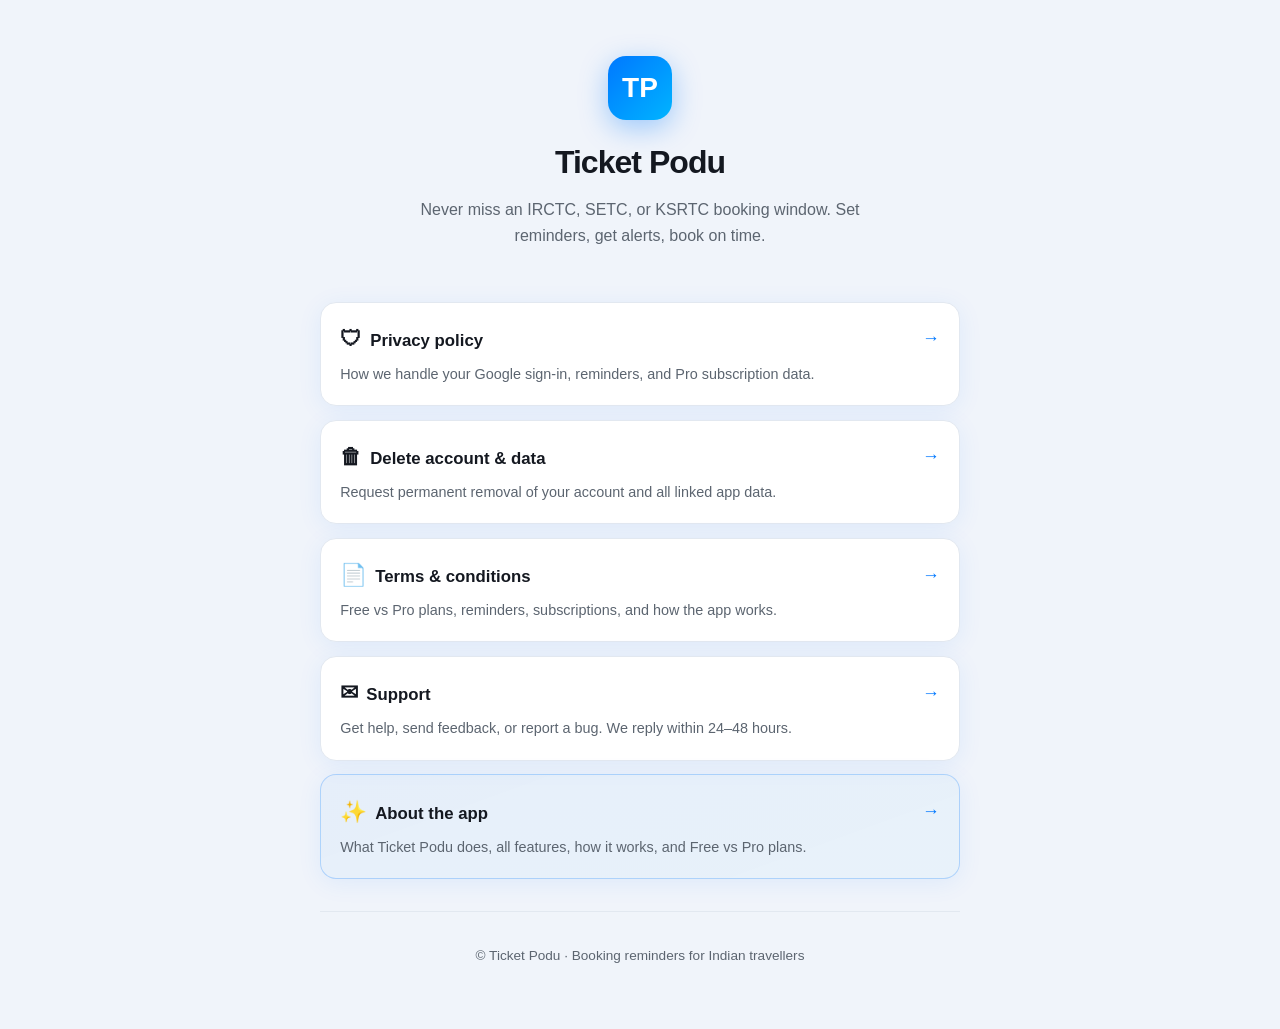
<file: index.html>
<!DOCTYPE html>
<html lang="en">
<head>
  <meta charset="UTF-8">
  <meta name="viewport" content="width=device-width, initial-scale=1.0">
  <meta name="description" content="Ticket Podu — IRCTC & SETC booking reminder app. Privacy, terms, support, and account deletion.">
  <title>Ticket Podu</title>
  <link rel="stylesheet" href="styles.css">
</head>
<body>
  <main class="wrap">
    <header class="home-hero">
      <div class="logo-mark" aria-hidden="true">TP</div>
      <h1>Ticket Podu</h1>
      <p class="tagline">
        Never miss an IRCTC, SETC, or KSRTC booking window. Set reminders, get alerts, book on time.
      </p>
    </header>

    <nav class="hub-grid" aria-label="Legal and support pages">
      <a class="hub-card" href="privacy-policy.html">
        <div class="hub-card-top">
          <h2><span class="hub-icon" aria-hidden="true">🛡</span>Privacy policy</h2>
          <span class="arrow" aria-hidden="true">→</span>
        </div>
        <p>How we handle your Google sign-in, reminders, and Pro subscription data.</p>
      </a>

      <a class="hub-card" href="delete-account.html">
        <div class="hub-card-top">
          <h2><span class="hub-icon" aria-hidden="true">🗑</span>Delete account &amp; data</h2>
          <span class="arrow" aria-hidden="true">→</span>
        </div>
        <p>Request permanent removal of your account and all linked app data.</p>
      </a>

      <a class="hub-card" href="terms-and-conditions.html">
        <div class="hub-card-top">
          <h2><span class="hub-icon" aria-hidden="true">📄</span>Terms &amp; conditions</h2>
          <span class="arrow" aria-hidden="true">→</span>
        </div>
        <p>Free vs Pro plans, reminders, subscriptions, and how the app works.</p>
      </a>

      <a class="hub-card" href="support.html">
        <div class="hub-card-top">
          <h2><span class="hub-icon" aria-hidden="true">✉</span>Support</h2>
          <span class="arrow" aria-hidden="true">→</span>
        </div>
        <p>Get help, send feedback, or report a bug. We reply within 24–48 hours.</p>
      </a>

      <a class="hub-card hub-card-featured" href="app.html">
        <div class="hub-card-top">
          <h2><span class="hub-icon" aria-hidden="true">✨</span>About the app</h2>
          <span class="arrow" aria-hidden="true">→</span>
        </div>
        <p>What Ticket Podu does, all features, how it works, and Free vs Pro plans.</p>
      </a>
    </nav>

    <footer class="site-footer">
      <p>&copy; Ticket Podu · Booking reminders for Indian travellers</p>
    </footer>
  </main>
</body>
</html>
</file>
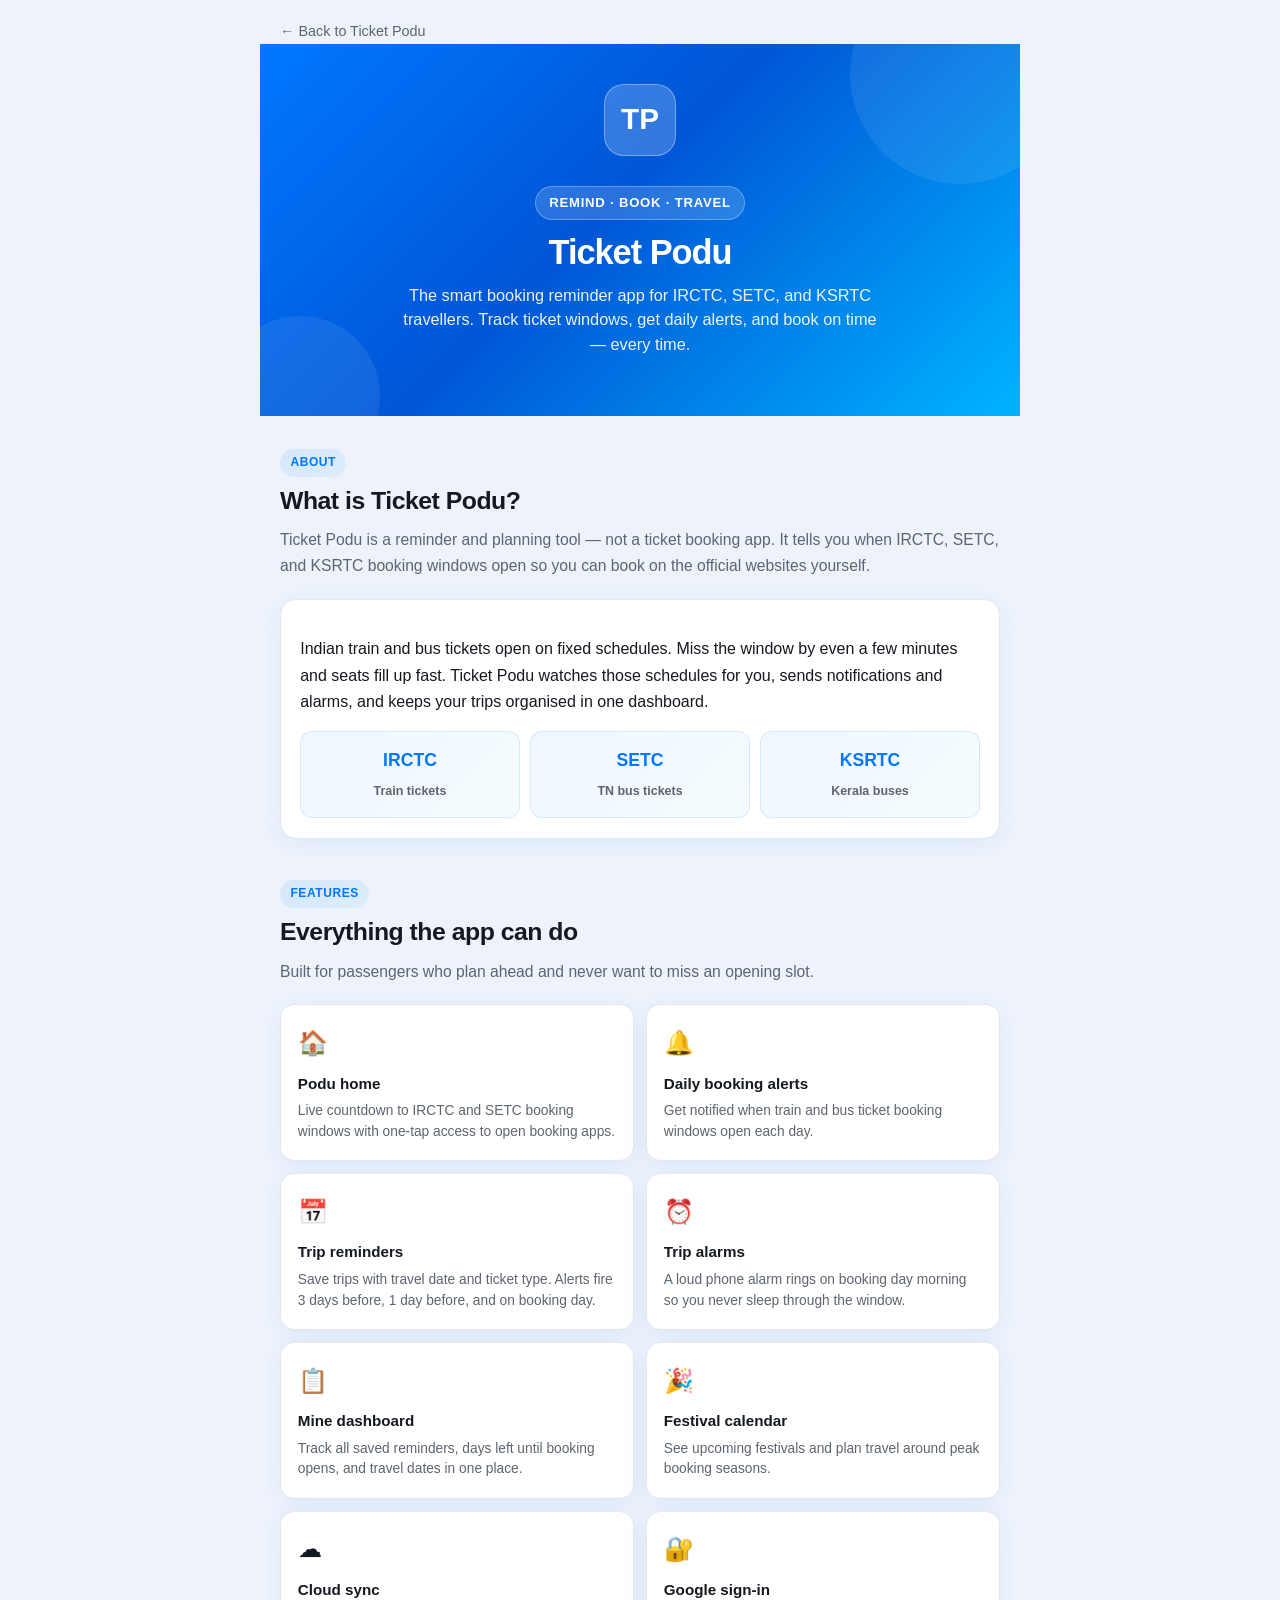
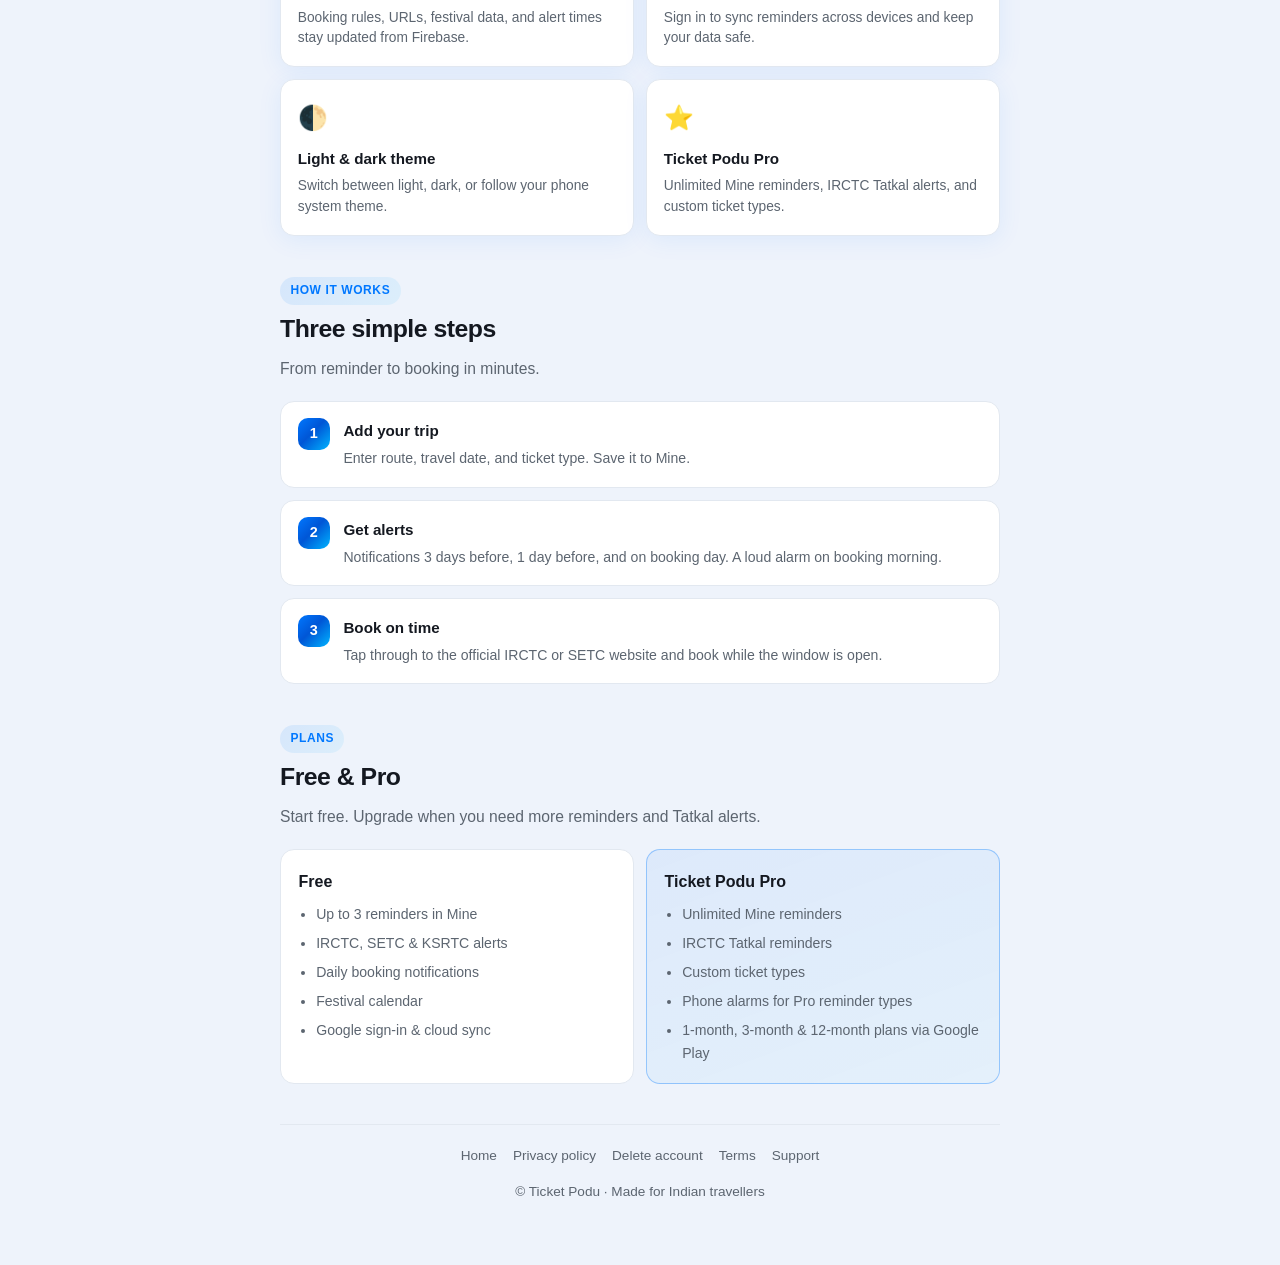
<file: app.html>
<!DOCTYPE html>
<html lang="en">
<head>
  <meta charset="UTF-8">
  <meta name="viewport" content="width=device-width, initial-scale=1.0">
  <meta name="description" content="Ticket Podu app features — IRCTC, SETC & KSRTC booking reminders, alerts, Mine dashboard, and Pro plans.">
  <title>About Ticket Podu — Features &amp; How It Works</title>
  <link rel="stylesheet" href="app.css">
</head>
<body>
  <main class="wrap">
    <a class="top-link" href="index.html">← Back to Ticket Podu</a>

    <header class="hero">
      <div class="hero-inner">
        <div class="logo-mark" aria-hidden="true">TP</div>
        <p class="mission">Remind · Book · Travel</p>
        <h1>Ticket Podu</h1>
        <p class="tagline">
          The smart booking reminder app for IRCTC, SETC, and KSRTC travellers.
          Track ticket windows, get daily alerts, and book on time — every time.
        </p>
      </div>
    </header>

    <section class="section" id="about">
      <span class="section-label">About</span>
      <h2>What is Ticket Podu?</h2>
      <p class="lead">
        Ticket Podu is a reminder and planning tool — not a ticket booking app.
        It tells you when IRCTC, SETC, and KSRTC booking windows open so you can
        book on the official websites yourself.
      </p>
      <div class="card">
        <p>
          Indian train and bus tickets open on fixed schedules. Miss the window
          by even a few minutes and seats fill up fast. Ticket Podu watches those
          schedules for you, sends notifications and alarms, and keeps your trips
          organised in one dashboard.
        </p>
        <div class="stat-row">
          <div class="stat">
            <strong>IRCTC</strong>
            <span>Train tickets</span>
          </div>
          <div class="stat">
            <strong>SETC</strong>
            <span>TN bus tickets</span>
          </div>
          <div class="stat">
            <strong>KSRTC</strong>
            <span>Kerala buses</span>
          </div>
        </div>
      </div>
    </section>

    <section class="section" id="features">
      <span class="section-label">Features</span>
      <h2>Everything the app can do</h2>
      <p class="lead">Built for passengers who plan ahead and never want to miss an opening slot.</p>
      <div class="feature-grid">
        <article class="feature-card">
          <div class="icon" aria-hidden="true">🏠</div>
          <h3>Podu home</h3>
          <p>Live countdown to IRCTC and SETC booking windows with one-tap access to open booking apps.</p>
        </article>
        <article class="feature-card">
          <div class="icon" aria-hidden="true">🔔</div>
          <h3>Daily booking alerts</h3>
          <p>Get notified when train and bus ticket booking windows open each day.</p>
        </article>
        <article class="feature-card">
          <div class="icon" aria-hidden="true">📅</div>
          <h3>Trip reminders</h3>
          <p>Save trips with travel date and ticket type. Alerts fire 3 days before, 1 day before, and on booking day.</p>
        </article>
        <article class="feature-card">
          <div class="icon" aria-hidden="true">⏰</div>
          <h3>Trip alarms</h3>
          <p>A loud phone alarm rings on booking day morning so you never sleep through the window.</p>
        </article>
        <article class="feature-card">
          <div class="icon" aria-hidden="true">📋</div>
          <h3>Mine dashboard</h3>
          <p>Track all saved reminders, days left until booking opens, and travel dates in one place.</p>
        </article>
        <article class="feature-card">
          <div class="icon" aria-hidden="true">🎉</div>
          <h3>Festival calendar</h3>
          <p>See upcoming festivals and plan travel around peak booking seasons.</p>
        </article>
        <article class="feature-card">
          <div class="icon" aria-hidden="true">☁</div>
          <h3>Cloud sync</h3>
          <p>Booking rules, URLs, festival data, and alert times stay updated from Firebase.</p>
        </article>
        <article class="feature-card">
          <div class="icon" aria-hidden="true">🔐</div>
          <h3>Google sign-in</h3>
          <p>Sign in to sync reminders across devices and keep your data safe.</p>
        </article>
        <article class="feature-card">
          <div class="icon" aria-hidden="true">🌓</div>
          <h3>Light &amp; dark theme</h3>
          <p>Switch between light, dark, or follow your phone system theme.</p>
        </article>
        <article class="feature-card">
          <div class="icon" aria-hidden="true">⭐</div>
          <h3>Ticket Podu Pro</h3>
          <p>Unlimited Mine reminders, IRCTC Tatkal alerts, and custom ticket types.</p>
        </article>
      </div>
    </section>

    <section class="section" id="how-it-works">
      <span class="section-label">How it works</span>
      <h2>Three simple steps</h2>
      <p class="lead">From reminder to booking in minutes.</p>
      <div class="steps">
        <div class="step">
          <div class="step-num">1</div>
          <div>
            <h3>Add your trip</h3>
            <p>Enter route, travel date, and ticket type. Save it to Mine.</p>
          </div>
        </div>
        <div class="step">
          <div class="step-num">2</div>
          <div>
            <h3>Get alerts</h3>
            <p>Notifications 3 days before, 1 day before, and on booking day. A loud alarm on booking morning.</p>
          </div>
        </div>
        <div class="step">
          <div class="step-num">3</div>
          <div>
            <h3>Book on time</h3>
            <p>Tap through to the official IRCTC or SETC website and book while the window is open.</p>
          </div>
        </div>
      </div>
    </section>

    <section class="section" id="plans">
      <span class="section-label">Plans</span>
      <h2>Free &amp; Pro</h2>
      <p class="lead">Start free. Upgrade when you need more reminders and Tatkal alerts.</p>
      <div class="plan-grid">
        <div class="plan">
          <h3>Free</h3>
          <ul>
            <li>Up to 3 reminders in Mine</li>
            <li>IRCTC, SETC &amp; KSRTC alerts</li>
            <li>Daily booking notifications</li>
            <li>Festival calendar</li>
            <li>Google sign-in &amp; cloud sync</li>
          </ul>
        </div>
        <div class="plan pro">
          <h3>Ticket Podu Pro</h3>
          <ul>
            <li>Unlimited Mine reminders</li>
            <li>IRCTC Tatkal reminders</li>
            <li>Custom ticket types</li>
            <li>Phone alarms for Pro reminder types</li>
            <li>1-month, 3-month &amp; 12-month plans via Google Play</li>
          </ul>
        </div>
      </div>
    </section>

    <footer class="site-footer">
      <nav>
        <a href="index.html">Home</a>
        <a href="privacy-policy.html">Privacy policy</a>
        <a href="delete-account.html">Delete account</a>
        <a href="terms-and-conditions.html">Terms</a>
        <a href="support.html">Support</a>
      </nav>
      <p>&copy; Ticket Podu · Made for Indian travellers</p>
    </footer>
  </main>
</body>
</html>
</file>
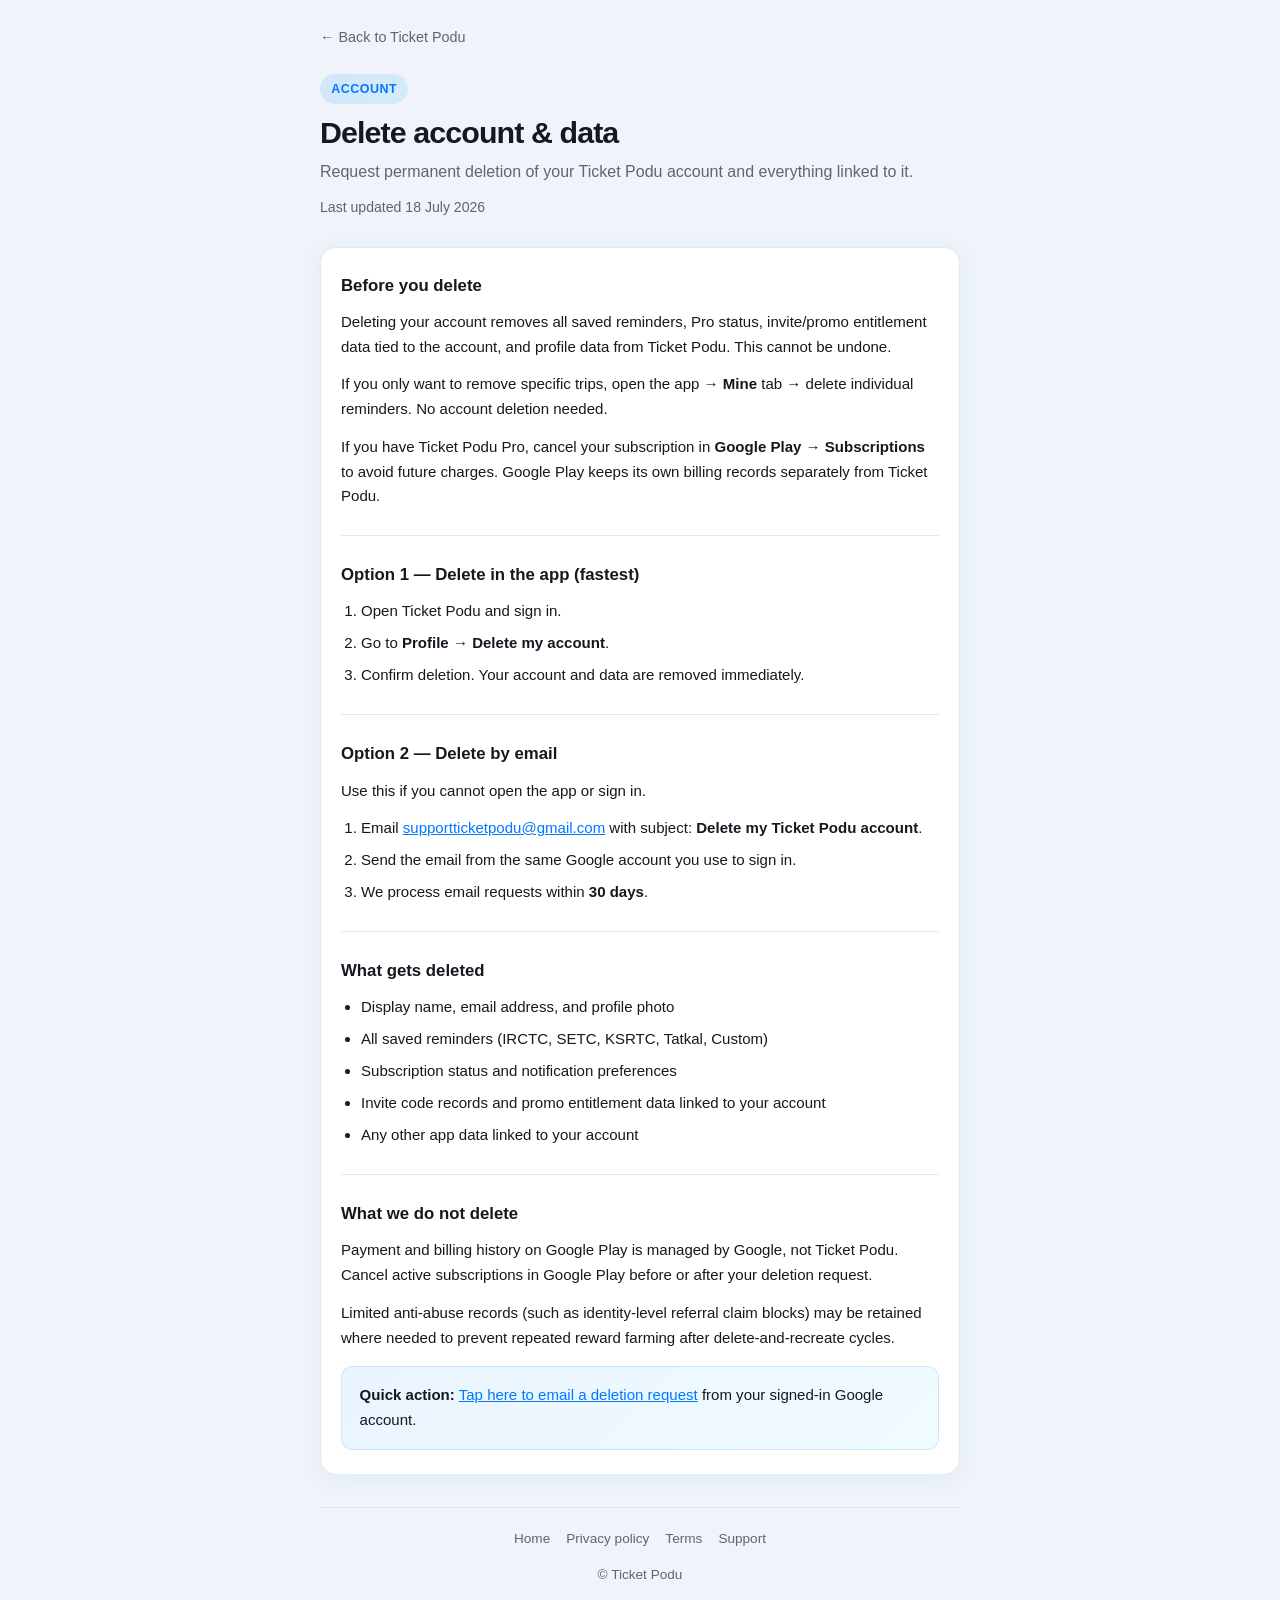
<file: delete-account.html>
<!DOCTYPE html>
<html lang="en">
<head>
  <meta charset="UTF-8">
  <meta name="viewport" content="width=device-width, initial-scale=1.0">
  <meta name="description" content="How to delete your Ticket Podu account and associated data.">
  <title>Delete Account &amp; Data — Ticket Podu</title>
  <link rel="stylesheet" href="styles.css">
</head>
<body>
  <main class="wrap">
    <div class="top-bar">
      <a class="back-link" href="index.html">← Back to Ticket Podu</a>
    </div>

    <header class="page-hero">
      <span class="label">Account</span>
      <h1>Delete account &amp; data</h1>
      <p class="lead">
        Request permanent deletion of your Ticket Podu account and everything linked to it.
      </p>
      <p class="updated">Last updated 18 July 2026</p>
    </header>

    <article class="article">
      <section>
        <h2>Before you delete</h2>
        <p>
          Deleting your account removes all saved reminders, Pro status,
          invite/promo entitlement data tied to the account, and profile data
          from Ticket Podu. This cannot be undone.
        </p>
        <p>
          If you only want to remove specific trips, open the app → <strong>Mine</strong>
          tab → delete individual reminders. No account deletion needed.
        </p>
        <p>
          If you have Ticket Podu Pro, cancel your subscription in
          <strong>Google Play → Subscriptions</strong> to avoid future charges.
          Google Play keeps its own billing records separately from Ticket Podu.
        </p>
      </section>

      <section>
        <h2>Option 1 — Delete in the app (fastest)</h2>
        <ol>
          <li>Open Ticket Podu and sign in.</li>
          <li>Go to <strong>Profile</strong> → <strong>Delete my account</strong>.</li>
          <li>Confirm deletion. Your account and data are removed immediately.</li>
        </ol>
      </section>

      <section>
        <h2>Option 2 — Delete by email</h2>
        <p>Use this if you cannot open the app or sign in.</p>
        <ol>
          <li>Email
            <a href="mailto:supportticketpodu@gmail.com?subject=Delete%20my%20Ticket%20Podu%20account">supportticketpodu@gmail.com</a>
            with subject: <strong>Delete my Ticket Podu account</strong>.
          </li>
          <li>Send the email from the same Google account you use to sign in.</li>
          <li>We process email requests within <strong>30 days</strong>.</li>
        </ol>
      </section>

      <section>
        <h2>What gets deleted</h2>
        <ul>
          <li>Display name, email address, and profile photo</li>
          <li>All saved reminders (IRCTC, SETC, KSRTC, Tatkal, Custom)</li>
          <li>Subscription status and notification preferences</li>
          <li>Invite code records and promo entitlement data linked to your account</li>
          <li>Any other app data linked to your account</li>
        </ul>
      </section>

      <section>
        <h2>What we do not delete</h2>
        <p>
          Payment and billing history on Google Play is managed by Google, not
          Ticket Podu. Cancel active subscriptions in Google Play before or after
          your deletion request.
        </p>
        <p>
          Limited anti-abuse records (such as identity-level referral claim
          blocks) may be retained where needed to prevent repeated reward farming
          after delete-and-recreate cycles.
        </p>
      </section>

      <div class="callout">
        <p>
          <strong>Quick action:</strong>
          <a href="mailto:supportticketpodu@gmail.com?subject=Delete%20my%20Ticket%20Podu%20account">Tap here to email a deletion request</a>
          from your signed-in Google account.
        </p>
      </div>
    </article>

    <footer class="site-footer">
      <nav>
        <a href="index.html">Home</a>
        <a href="privacy-policy.html">Privacy policy</a>
        <a href="terms-and-conditions.html">Terms</a>
        <a href="support.html">Support</a>
      </nav>
      <p>&copy; Ticket Podu</p>
    </footer>
  </main>
</body>
</html>
</file>
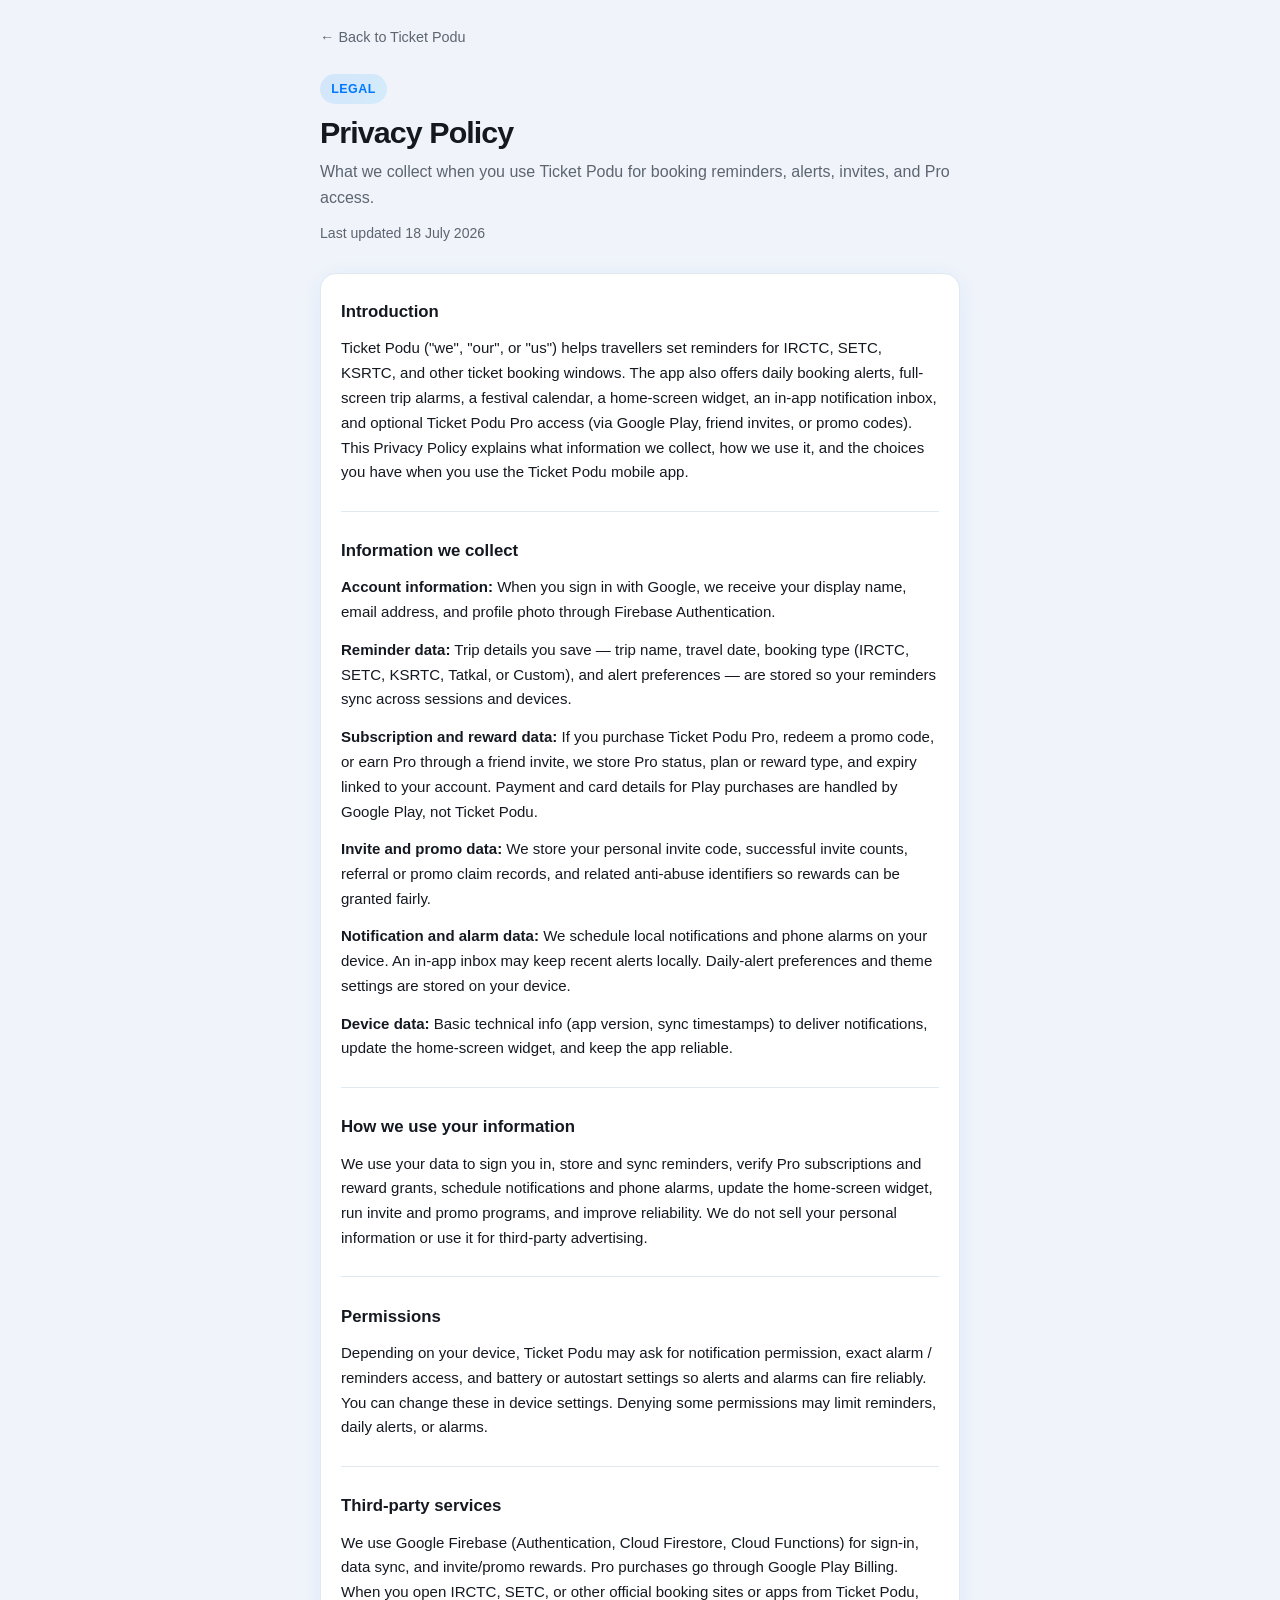
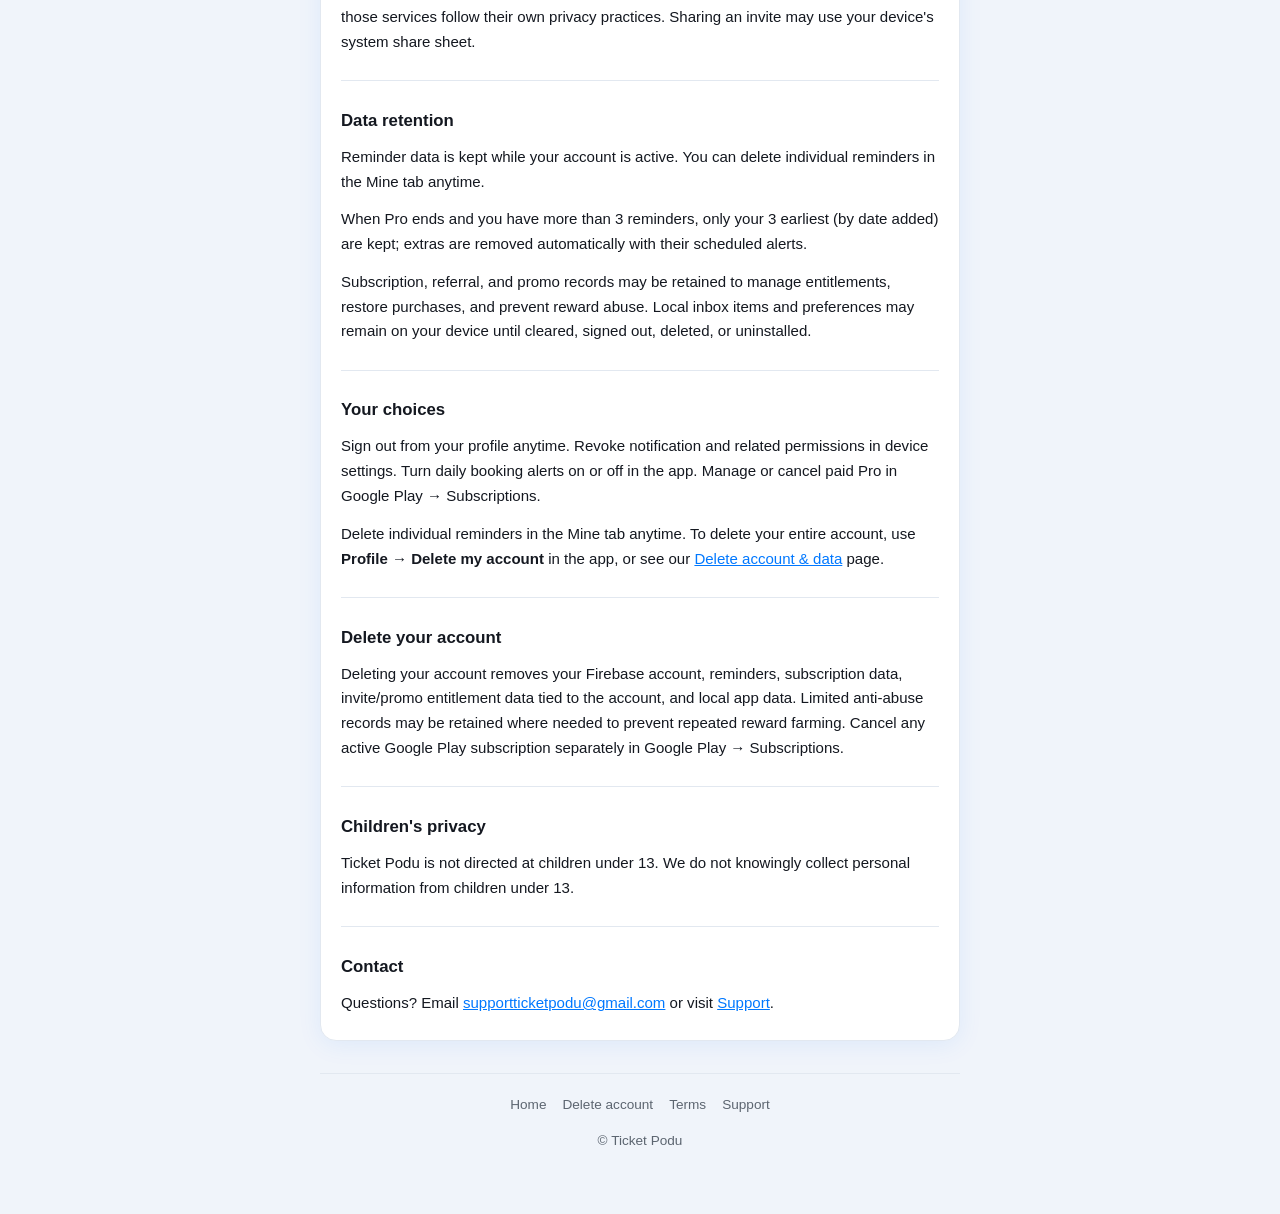
<file: privacy-policy.html>
<!DOCTYPE html>
<html lang="en">
<head>
  <meta charset="UTF-8">
  <meta name="viewport" content="width=device-width, initial-scale=1.0">
  <meta name="description" content="Privacy Policy for Ticket Podu — IRCTC, SETC, and KSRTC booking reminder app.">
  <title>Privacy Policy — Ticket Podu</title>
  <link rel="stylesheet" href="styles.css">
</head>
<body>
  <main class="wrap">
    <div class="top-bar">
      <a class="back-link" href="index.html">← Back to Ticket Podu</a>
    </div>

    <header class="page-hero">
      <span class="label">Legal</span>
      <h1>Privacy Policy</h1>
      <p class="lead">What we collect when you use Ticket Podu for booking reminders, alerts, invites, and Pro access.</p>
      <p class="updated">Last updated 18 July 2026</p>
    </header>

    <article class="article">
      <section>
        <h2>Introduction</h2>
        <p>
          Ticket Podu ("we", "our", or "us") helps travellers set reminders for
          IRCTC, SETC, KSRTC, and other ticket booking windows. The app also offers
          daily booking alerts, full-screen trip alarms, a festival calendar, a
          home-screen widget, an in-app notification inbox, and optional Ticket
          Podu Pro access (via Google Play, friend invites, or promo codes). This
          Privacy Policy explains what information we collect, how we use it, and
          the choices you have when you use the Ticket Podu mobile app.
        </p>
      </section>

      <section>
        <h2>Information we collect</h2>
        <p>
          <strong>Account information:</strong> When you sign in with Google, we
          receive your display name, email address, and profile photo through
          Firebase Authentication.
        </p>
        <p>
          <strong>Reminder data:</strong> Trip details you save — trip name,
          travel date, booking type (IRCTC, SETC, KSRTC, Tatkal, or Custom), and
          alert preferences — are stored so your reminders sync across sessions
          and devices.
        </p>
        <p>
          <strong>Subscription and reward data:</strong> If you purchase Ticket
          Podu Pro, redeem a promo code, or earn Pro through a friend invite, we
          store Pro status, plan or reward type, and expiry linked to your
          account. Payment and card details for Play purchases are handled by
          Google Play, not Ticket Podu.
        </p>
        <p>
          <strong>Invite and promo data:</strong> We store your personal invite
          code, successful invite counts, referral or promo claim records, and
          related anti-abuse identifiers so rewards can be granted fairly.
        </p>
        <p>
          <strong>Notification and alarm data:</strong> We schedule local
          notifications and phone alarms on your device. An in-app inbox may keep
          recent alerts locally. Daily-alert preferences and theme settings are
          stored on your device.
        </p>
        <p>
          <strong>Device data:</strong> Basic technical info (app version, sync
          timestamps) to deliver notifications, update the home-screen widget,
          and keep the app reliable.
        </p>
      </section>

      <section>
        <h2>How we use your information</h2>
        <p>
          We use your data to sign you in, store and sync reminders, verify Pro
          subscriptions and reward grants, schedule notifications and phone
          alarms, update the home-screen widget, run invite and promo programs,
          and improve reliability. We do not sell your personal information or
          use it for third-party advertising.
        </p>
      </section>

      <section>
        <h2>Permissions</h2>
        <p>
          Depending on your device, Ticket Podu may ask for notification
          permission, exact alarm / reminders access, and battery or autostart
          settings so alerts and alarms can fire reliably. You can change these
          in device settings. Denying some permissions may limit reminders,
          daily alerts, or alarms.
        </p>
      </section>

      <section>
        <h2>Third-party services</h2>
        <p>
          We use Google Firebase (Authentication, Cloud Firestore, Cloud
          Functions) for sign-in, data sync, and invite/promo rewards. Pro
          purchases go through Google Play Billing. When you open IRCTC, SETC, or
          other official booking sites or apps from Ticket Podu, those services
          follow their own privacy practices. Sharing an invite may use your
          device's system share sheet.
        </p>
      </section>

      <section>
        <h2>Data retention</h2>
        <p>
          Reminder data is kept while your account is active. You can delete
          individual reminders in the Mine tab anytime.
        </p>
        <p>
          When Pro ends and you have more than 3 reminders, only your 3 earliest
          (by date added) are kept; extras are removed automatically with their
          scheduled alerts.
        </p>
        <p>
          Subscription, referral, and promo records may be retained to manage
          entitlements, restore purchases, and prevent reward abuse. Local inbox
          items and preferences may remain on your device until cleared, signed
          out, deleted, or uninstalled.
        </p>
      </section>

      <section>
        <h2>Your choices</h2>
        <p>
          Sign out from your profile anytime. Revoke notification and related
          permissions in device settings. Turn daily booking alerts on or off in
          the app. Manage or cancel paid Pro in Google Play → Subscriptions.
        </p>
        <p>
          Delete individual reminders in the Mine tab anytime. To delete your
          entire account, use <strong>Profile → Delete my account</strong> in the
          app, or see our <a href="delete-account.html">Delete account &amp; data</a>
          page.
        </p>
      </section>

      <section>
        <h2>Delete your account</h2>
        <p>
          Deleting your account removes your Firebase account, reminders,
          subscription data, invite/promo entitlement data tied to the account,
          and local app data. Limited anti-abuse records may be retained where
          needed to prevent repeated reward farming. Cancel any active Google
          Play subscription separately in Google Play → Subscriptions.
        </p>
      </section>

      <section>
        <h2>Children's privacy</h2>
        <p>
          Ticket Podu is not directed at children under 13. We do not knowingly
          collect personal information from children under 13.
        </p>
      </section>

      <section>
        <h2>Contact</h2>
        <p>
          Questions? Email
          <a href="mailto:supportticketpodu@gmail.com">supportticketpodu@gmail.com</a>
          or visit <a href="support.html">Support</a>.
        </p>
      </section>
    </article>

    <footer class="site-footer">
      <nav>
        <a href="index.html">Home</a>
        <a href="delete-account.html">Delete account</a>
        <a href="terms-and-conditions.html">Terms</a>
        <a href="support.html">Support</a>
      </nav>
      <p>&copy; Ticket Podu</p>
    </footer>
  </main>
</body>
</html>
</file>
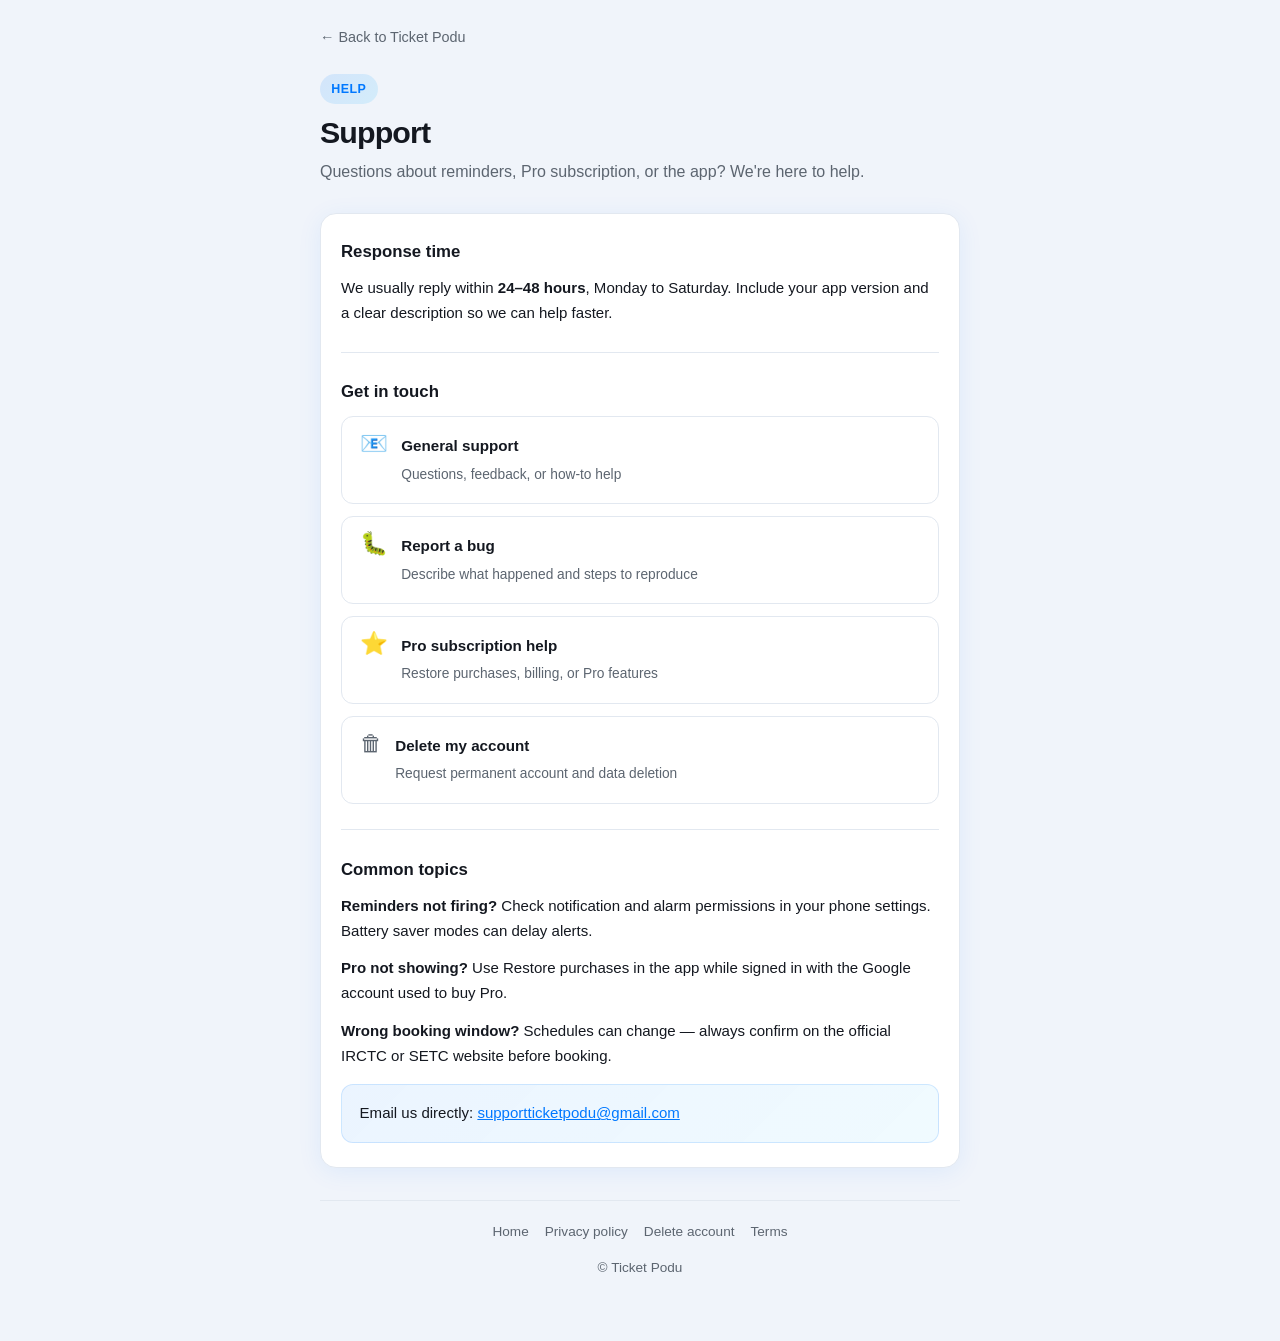
<file: support.html>
<!DOCTYPE html>
<html lang="en">
<head>
  <meta charset="UTF-8">
  <meta name="viewport" content="width=device-width, initial-scale=1.0">
  <meta name="description" content="Contact Ticket Podu support for help, feedback, and bug reports.">
  <title>Support — Ticket Podu</title>
  <link rel="stylesheet" href="styles.css">
</head>
<body>
  <main class="wrap">
    <div class="top-bar">
      <a class="back-link" href="index.html">← Back to Ticket Podu</a>
    </div>

    <header class="page-hero">
      <span class="label">Help</span>
      <h1>Support</h1>
      <p class="lead">Questions about reminders, Pro subscription, or the app? We're here to help.</p>
    </header>

    <article class="article">
      <section>
        <h2>Response time</h2>
        <p>
          We usually reply within <strong>24–48 hours</strong>, Monday to Saturday.
          Include your app version and a clear description so we can help faster.
        </p>
      </section>

      <section>
        <h2>Get in touch</h2>
        <div class="support-grid">
          <a class="support-btn" href="mailto:supportticketpodu@gmail.com?subject=Ticket%20Podu%20support">
            <span class="emoji" aria-hidden="true">📧</span>
            <div>
              <strong>General support</strong>
              <span>Questions, feedback, or how-to help</span>
            </div>
          </a>
          <a class="support-btn" href="mailto:supportticketpodu@gmail.com?subject=Ticket%20Podu%20bug%20report">
            <span class="emoji" aria-hidden="true">🐛</span>
            <div>
              <strong>Report a bug</strong>
              <span>Describe what happened and steps to reproduce</span>
            </div>
          </a>
          <a class="support-btn" href="mailto:supportticketpodu@gmail.com?subject=Ticket%20Podu%20Pro%20help">
            <span class="emoji" aria-hidden="true">⭐</span>
            <div>
              <strong>Pro subscription help</strong>
              <span>Restore purchases, billing, or Pro features</span>
            </div>
          </a>
          <a class="support-btn" href="delete-account.html">
            <span class="emoji" aria-hidden="true">🗑</span>
            <div>
              <strong>Delete my account</strong>
              <span>Request permanent account and data deletion</span>
            </div>
          </a>
        </div>
      </section>

      <section>
        <h2>Common topics</h2>
        <p><strong>Reminders not firing?</strong> Check notification and alarm permissions in your phone settings. Battery saver modes can delay alerts.</p>
        <p><strong>Pro not showing?</strong> Use Restore purchases in the app while signed in with the Google account used to buy Pro.</p>
        <p><strong>Wrong booking window?</strong> Schedules can change — always confirm on the official IRCTC or SETC website before booking.</p>
      </section>

      <div class="callout">
        <p>
          Email us directly:
          <a href="mailto:supportticketpodu@gmail.com">supportticketpodu@gmail.com</a>
        </p>
      </div>
    </article>

    <footer class="site-footer">
      <nav>
        <a href="index.html">Home</a>
        <a href="privacy-policy.html">Privacy policy</a>
        <a href="delete-account.html">Delete account</a>
        <a href="terms-and-conditions.html">Terms</a>
      </nav>
      <p>&copy; Ticket Podu</p>
    </footer>
  </main>
</body>
</html>
</file>
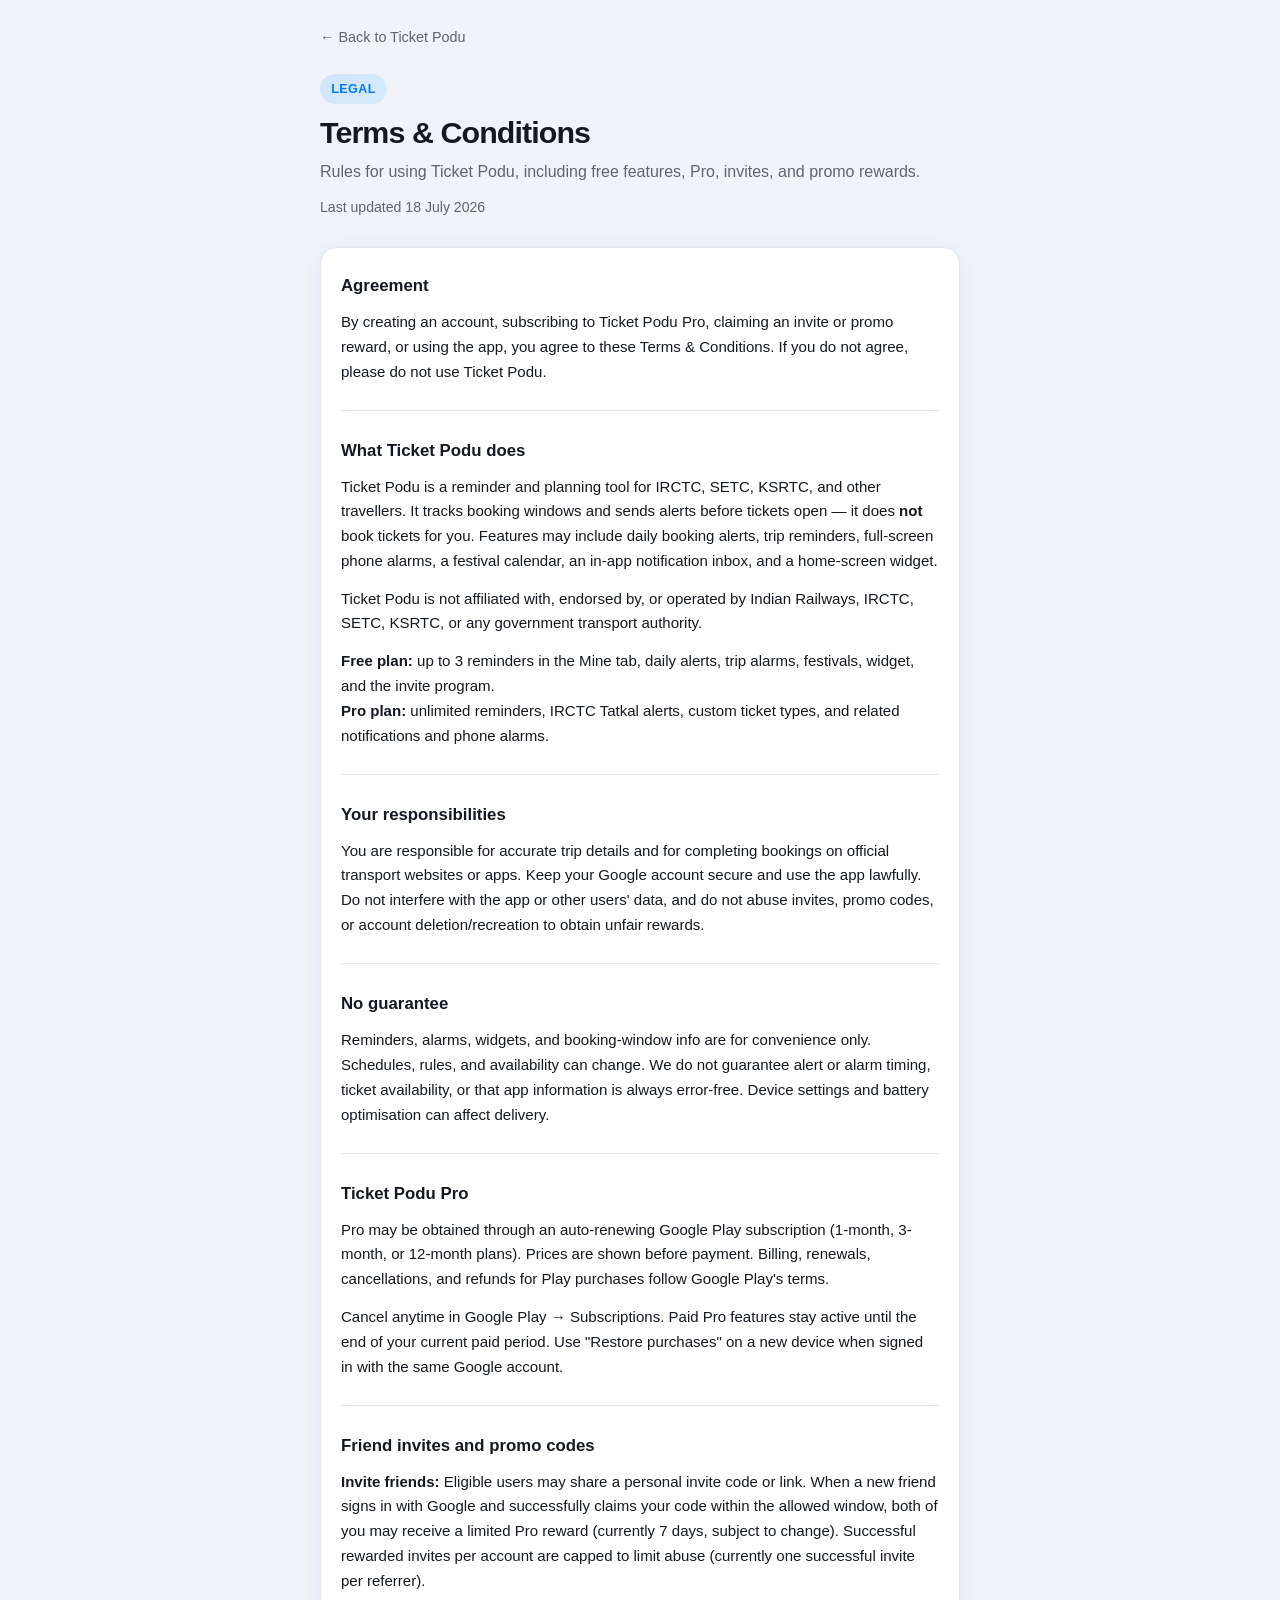
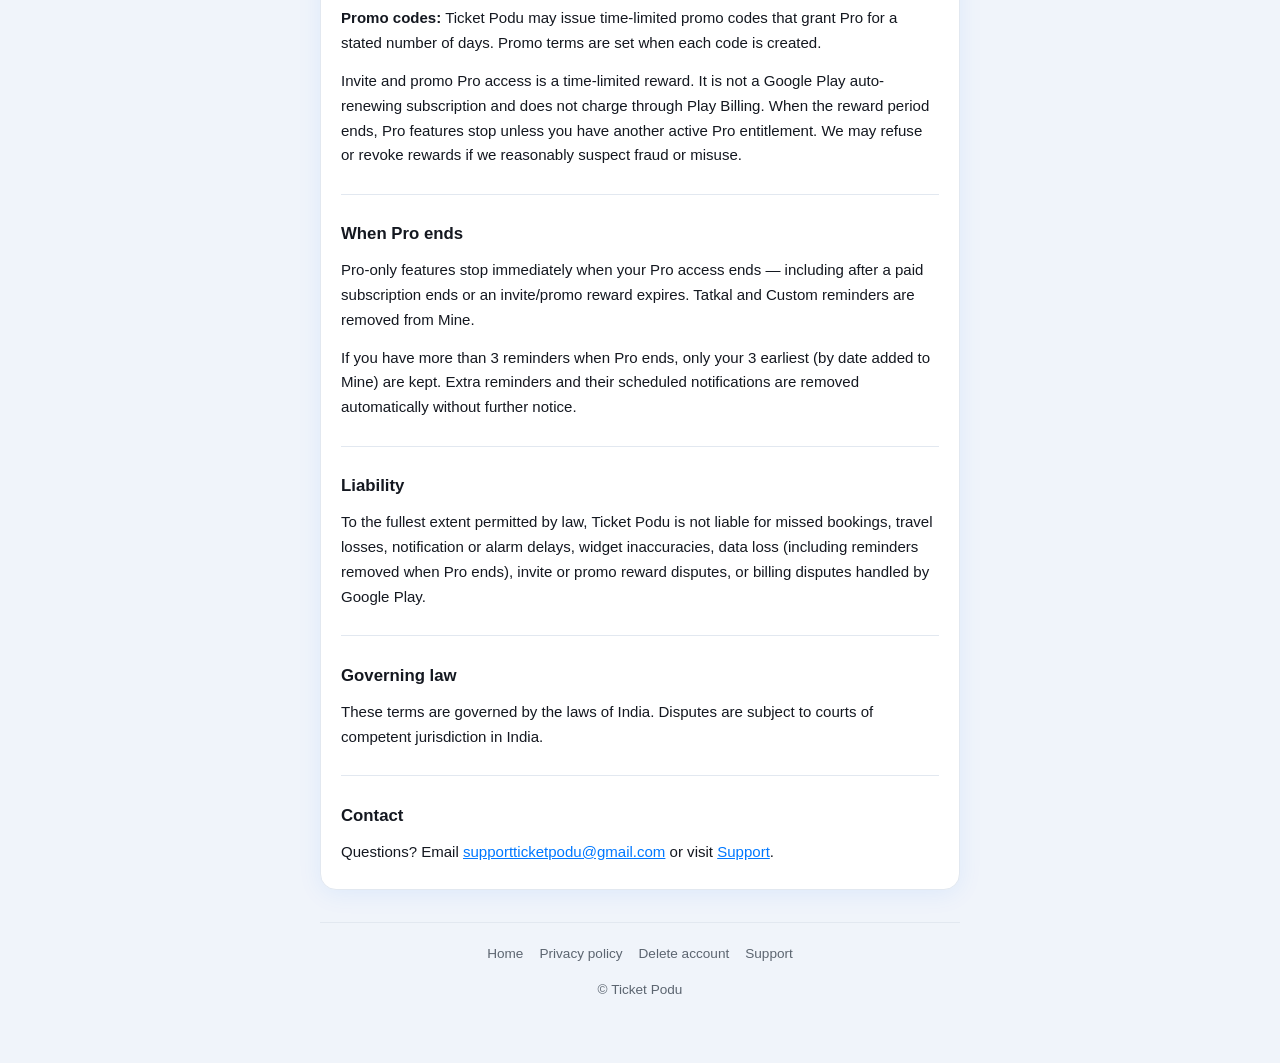
<file: terms-and-conditions.html>
<!DOCTYPE html>
<html lang="en">
<head>
  <meta charset="UTF-8">
  <meta name="viewport" content="width=device-width, initial-scale=1.0">
  <meta name="description" content="Terms and Conditions for Ticket Podu booking reminder app.">
  <title>Terms &amp; Conditions — Ticket Podu</title>
  <link rel="stylesheet" href="styles.css">
</head>
<body>
  <main class="wrap">
    <div class="top-bar">
      <a class="back-link" href="index.html">← Back to Ticket Podu</a>
    </div>

    <header class="page-hero">
      <span class="label">Legal</span>
      <h1>Terms &amp; Conditions</h1>
      <p class="lead">Rules for using Ticket Podu, including free features, Pro, invites, and promo rewards.</p>
      <p class="updated">Last updated 18 July 2026</p>
    </header>

    <article class="article">
      <section>
        <h2>Agreement</h2>
        <p>
          By creating an account, subscribing to Ticket Podu Pro, claiming an
          invite or promo reward, or using the app, you agree to these Terms
          &amp; Conditions. If you do not agree, please do not use Ticket Podu.
        </p>
      </section>

      <section>
        <h2>What Ticket Podu does</h2>
        <p>
          Ticket Podu is a reminder and planning tool for IRCTC, SETC, KSRTC, and
          other travellers. It tracks booking windows and sends alerts before
          tickets open — it does <strong>not</strong> book tickets for you.
          Features may include daily booking alerts, trip reminders, full-screen
          phone alarms, a festival calendar, an in-app notification inbox, and a
          home-screen widget.
        </p>
        <p>
          Ticket Podu is not affiliated with, endorsed by, or operated by Indian
          Railways, IRCTC, SETC, KSRTC, or any government transport authority.
        </p>
        <p>
          <strong>Free plan:</strong> up to 3 reminders in the Mine tab, daily
          alerts, trip alarms, festivals, widget, and the invite program.<br>
          <strong>Pro plan:</strong> unlimited reminders, IRCTC Tatkal alerts,
          custom ticket types, and related notifications and phone alarms.
        </p>
      </section>

      <section>
        <h2>Your responsibilities</h2>
        <p>
          You are responsible for accurate trip details and for completing
          bookings on official transport websites or apps. Keep your Google
          account secure and use the app lawfully. Do not interfere with the app
          or other users' data, and do not abuse invites, promo codes, or
          account deletion/recreation to obtain unfair rewards.
        </p>
      </section>

      <section>
        <h2>No guarantee</h2>
        <p>
          Reminders, alarms, widgets, and booking-window info are for convenience
          only. Schedules, rules, and availability can change. We do not
          guarantee alert or alarm timing, ticket availability, or that app
          information is always error-free. Device settings and battery
          optimisation can affect delivery.
        </p>
      </section>

      <section>
        <h2>Ticket Podu Pro</h2>
        <p>
          Pro may be obtained through an auto-renewing Google Play subscription
          (1-month, 3-month, or 12-month plans). Prices are shown before payment.
          Billing, renewals, cancellations, and refunds for Play purchases follow
          Google Play's terms.
        </p>
        <p>
          Cancel anytime in Google Play → Subscriptions. Paid Pro features stay
          active until the end of your current paid period. Use "Restore
          purchases" on a new device when signed in with the same Google account.
        </p>
      </section>

      <section>
        <h2>Friend invites and promo codes</h2>
        <p>
          <strong>Invite friends:</strong> Eligible users may share a personal
          invite code or link. When a new friend signs in with Google and
          successfully claims your code within the allowed window, both of you
          may receive a limited Pro reward (currently 7 days, subject to change).
          Successful rewarded invites per account are capped to limit abuse
          (currently one successful invite per referrer).
        </p>
        <p>
          <strong>Promo codes:</strong> Ticket Podu may issue time-limited promo
          codes that grant Pro for a stated number of days. Promo terms are set
          when each code is created.
        </p>
        <p>
          Invite and promo Pro access is a time-limited reward. It is not a
          Google Play auto-renewing subscription and does not charge through Play
          Billing. When the reward period ends, Pro features stop unless you have
          another active Pro entitlement. We may refuse or revoke rewards if we
          reasonably suspect fraud or misuse.
        </p>
      </section>

      <section>
        <h2>When Pro ends</h2>
        <p>
          Pro-only features stop immediately when your Pro access ends —
          including after a paid subscription ends or an invite/promo reward
          expires. Tatkal and Custom reminders are removed from Mine.
        </p>
        <p>
          If you have more than 3 reminders when Pro ends, only your 3 earliest
          (by date added to Mine) are kept. Extra reminders and their scheduled
          notifications are removed automatically without further notice.
        </p>
      </section>

      <section>
        <h2>Liability</h2>
        <p>
          To the fullest extent permitted by law, Ticket Podu is not liable for
          missed bookings, travel losses, notification or alarm delays, widget
          inaccuracies, data loss (including reminders removed when Pro ends),
          invite or promo reward disputes, or billing disputes handled by Google
          Play.
        </p>
      </section>

      <section>
        <h2>Governing law</h2>
        <p>
          These terms are governed by the laws of India. Disputes are subject to
          courts of competent jurisdiction in India.
        </p>
      </section>

      <section>
        <h2>Contact</h2>
        <p>
          Questions? Email
          <a href="mailto:supportticketpodu@gmail.com">supportticketpodu@gmail.com</a>
          or visit <a href="support.html">Support</a>.
        </p>
      </section>
    </article>

    <footer class="site-footer">
      <nav>
        <a href="index.html">Home</a>
        <a href="privacy-policy.html">Privacy policy</a>
        <a href="delete-account.html">Delete account</a>
        <a href="support.html">Support</a>
      </nav>
      <p>&copy; Ticket Podu</p>
    </footer>
  </main>
</body>
</html>
</file>
<file: styles.css>
:root {
  color-scheme: light dark;
  --bg: #f0f4fa;
  --card: #ffffff;
  --text: #141820;
  --muted: #5c6570;
  --blue: #0078ff;
  --cyan: #00b4ff;
  --border: #e2e8f0;
  --shadow: 0 4px 24px rgba(0, 120, 255, 0.08);
  --radius: 16px;
}

@media (prefers-color-scheme: dark) {
  :root {
    --bg: #0c0e12;
    --card: #171a21;
    --text: #eef2f7;
    --muted: #9aa3b2;
    --border: #2a3140;
    --shadow: 0 4px 24px rgba(0, 0, 0, 0.35);
  }
}

* {
  box-sizing: border-box;
}

body {
  margin: 0;
  font-family: -apple-system, BlinkMacSystemFont, "Segoe UI", Roboto, Helvetica, Arial, sans-serif;
  line-height: 1.65;
  color: var(--text);
  background: var(--bg);
  min-height: 100vh;
}

a {
  color: var(--blue);
}

.wrap {
  max-width: 680px;
  margin: 0 auto;
  padding: 1.5rem 1.25rem 3rem;
}

.top-bar {
  margin-bottom: 1.5rem;
}

.back-link {
  display: inline-flex;
  align-items: center;
  gap: 0.35rem;
  color: var(--muted);
  text-decoration: none;
  font-size: 0.9rem;
  font-weight: 500;
}

.back-link:hover {
  color: var(--blue);
}

.page-hero {
  margin-bottom: 1.75rem;
}

.page-hero .label {
  display: inline-block;
  margin-bottom: 0.65rem;
  padding: 0.28rem 0.7rem;
  border-radius: 999px;
  background: linear-gradient(135deg, rgba(0, 120, 255, 0.12), rgba(0, 180, 255, 0.12));
  color: var(--blue);
  font-size: 0.78rem;
  font-weight: 700;
  letter-spacing: 0.04em;
  text-transform: uppercase;
}

.page-hero h1 {
  margin: 0 0 0.5rem;
  font-size: 1.9rem;
  line-height: 1.2;
  letter-spacing: -0.03em;
}

.page-hero .lead {
  margin: 0;
  color: var(--muted);
  font-size: 1rem;
}

.updated {
  margin-top: 0.65rem;
  color: var(--muted);
  font-size: 0.88rem;
}

.article {
  background: var(--card);
  border: 1px solid var(--border);
  border-radius: var(--radius);
  padding: 1.5rem 1.25rem;
  box-shadow: var(--shadow);
}

.article section + section {
  margin-top: 1.6rem;
  padding-top: 1.6rem;
  border-top: 1px solid var(--border);
}

.article h2 {
  margin: 0 0 0.65rem;
  font-size: 1.05rem;
}

.article p {
  margin: 0 0 0.8rem;
  font-size: 0.94rem;
}

.article p:last-child {
  margin-bottom: 0;
}

.article ul,
.article ol {
  margin: 0 0 0.8rem;
  padding-left: 1.25rem;
  font-size: 0.94rem;
}

.article li + li {
  margin-top: 0.45rem;
}

.callout {
  margin-top: 1rem;
  padding: 1rem 1.1rem;
  border-radius: 12px;
  background: linear-gradient(135deg, rgba(0, 120, 255, 0.08), rgba(0, 180, 255, 0.06));
  border: 1px solid rgba(0, 120, 255, 0.15);
  font-size: 0.92rem;
}

.callout p {
  margin: 0 0 0.5rem;
}

.callout p:last-child {
  margin-bottom: 0;
}

.site-footer {
  margin-top: 2rem;
  padding-top: 1.25rem;
  border-top: 1px solid var(--border);
  text-align: center;
  color: var(--muted);
  font-size: 0.85rem;
}

.site-footer nav {
  display: flex;
  flex-wrap: wrap;
  justify-content: center;
  gap: 0.5rem 1rem;
  margin-bottom: 0.75rem;
}

.site-footer nav a {
  color: var(--muted);
  text-decoration: none;
}

.site-footer nav a:hover {
  color: var(--blue);
}

/* Home hub */
.home-hero {
  text-align: center;
  padding: 2rem 0 1.5rem;
}

.logo-mark {
  width: 64px;
  height: 64px;
  margin: 0 auto 1rem;
  border-radius: 18px;
  background: linear-gradient(135deg, var(--blue), var(--cyan));
  display: grid;
  place-items: center;
  color: #fff;
  font-size: 1.75rem;
  font-weight: 800;
  box-shadow: 0 8px 28px rgba(0, 120, 255, 0.35);
}

.home-hero h1 {
  margin: 0 0 0.5rem;
  font-size: 2rem;
  letter-spacing: -0.03em;
}

.home-hero .tagline {
  margin: 0 auto;
  max-width: 28rem;
  color: var(--muted);
  font-size: 1rem;
}

.hub-grid {
  display: grid;
  gap: 0.85rem;
  margin-top: 1.75rem;
}

.hub-card {
  display: block;
  padding: 1.15rem 1.2rem;
  background: var(--card);
  border: 1px solid var(--border);
  border-radius: var(--radius);
  text-decoration: none;
  color: inherit;
  box-shadow: var(--shadow);
  transition: border-color 0.15s, transform 0.15s;
}

.hub-card:hover {
  border-color: var(--blue);
  transform: translateY(-2px);
}

.hub-card-featured {
  border-color: rgba(0, 120, 255, 0.25);
  background: linear-gradient(160deg, rgba(0, 120, 255, 0.04), rgba(0, 180, 255, 0.03));
}

.hub-card-top {
  display: flex;
  align-items: center;
  justify-content: space-between;
  gap: 0.75rem;
  margin-bottom: 0.4rem;
}

.hub-card h2 {
  margin: 0;
  font-size: 1.05rem;
}

.hub-card .arrow {
  color: var(--blue);
  font-size: 1.1rem;
  flex-shrink: 0;
}

.hub-card p {
  margin: 0;
  color: var(--muted);
  font-size: 0.9rem;
}

.hub-icon {
  font-size: 1.35rem;
  margin-right: 0.5rem;
}

/* Support page */
.support-grid {
  display: grid;
  gap: 0.75rem;
}

.support-btn {
  display: flex;
  align-items: flex-start;
  gap: 0.85rem;
  padding: 1rem 1.1rem;
  background: var(--card);
  border: 1px solid var(--border);
  border-radius: 12px;
  text-decoration: none;
  color: inherit;
  transition: border-color 0.15s;
}

.support-btn:hover {
  border-color: var(--blue);
}

.support-btn strong {
  display: block;
  margin-bottom: 0.15rem;
  font-size: 0.95rem;
}

.support-btn span {
  color: var(--muted);
  font-size: 0.86rem;
}

.support-btn .emoji {
  font-size: 1.4rem;
  line-height: 1;
}
</file>
<file: app.css>
:root {
  color-scheme: light dark;
  --bg: #eef3fb;
  --card: #ffffff;
  --text: #141820;
  --muted: #5c6570;
  --blue: #0078ff;
  --cyan: #00b4ff;
  --border: #e2e8f0;
  --shadow: 0 4px 24px rgba(0, 120, 255, 0.08);
  --radius: 16px;
  --hero-grad: linear-gradient(135deg, #0078ff 0%, #0056d6 45%, #00b4ff 100%);
}

@media (prefers-color-scheme: dark) {
  :root {
    --bg: #080a0f;
    --card: #141820;
    --text: #eef2f7;
    --muted: #9aa3b2;
    --border: #252b38;
    --shadow: 0 4px 28px rgba(0, 0, 0, 0.45);
    --hero-grad: linear-gradient(135deg, #0078ff 0%, #003d8f 50%, #00b4ff 100%);
  }
}

* {
  box-sizing: border-box;
}

html {
  scroll-behavior: smooth;
}

body {
  margin: 0;
  font-family: -apple-system, BlinkMacSystemFont, "Segoe UI", Roboto, Helvetica, Arial, sans-serif;
  line-height: 1.65;
  color: var(--text);
  background: var(--bg);
  min-height: 100vh;
}

a {
  color: var(--blue);
}

.wrap {
  max-width: 760px;
  margin: 0 auto;
  padding: 0 1.25rem 3rem;
}

.top-link {
  display: inline-flex;
  margin: 1.25rem 0 0;
  color: var(--muted);
  text-decoration: none;
  font-size: 0.9rem;
  font-weight: 500;
}

.top-link:hover {
  color: var(--blue);
}

.hero {
  margin: 0 -1.25rem 2rem;
  padding: 2.5rem 1.5rem 2.75rem;
  background: var(--hero-grad);
  color: #fff;
  text-align: center;
  position: relative;
  overflow: hidden;
}

.hero::before,
.hero::after {
  content: "";
  position: absolute;
  border-radius: 50%;
  background: rgba(255, 255, 255, 0.08);
}

.hero::before {
  width: 220px;
  height: 220px;
  top: -80px;
  right: -50px;
}

.hero::after {
  width: 160px;
  height: 160px;
  bottom: -60px;
  left: -40px;
}

.hero-inner {
  position: relative;
  z-index: 1;
}

.logo-mark {
  width: 72px;
  height: 72px;
  margin: 0 auto 1rem;
  border-radius: 20px;
  background: rgba(255, 255, 255, 0.2);
  border: 1px solid rgba(255, 255, 255, 0.35);
  display: grid;
  place-items: center;
  font-size: 1.85rem;
  font-weight: 800;
  backdrop-filter: blur(8px);
}

.hero h1 {
  margin: 0 0 0.6rem;
  font-size: 2.15rem;
  letter-spacing: -0.03em;
  line-height: 1.15;
}

.hero .tagline {
  margin: 0 auto 1rem;
  max-width: 30rem;
  font-size: 1.02rem;
  opacity: 0.92;
  line-height: 1.5;
}

.hero .mission {
  display: inline-block;
  padding: 0.35rem 0.85rem;
  border-radius: 999px;
  background: rgba(255, 255, 255, 0.16);
  border: 1px solid rgba(255, 255, 255, 0.28);
  font-size: 0.82rem;
  font-weight: 700;
  letter-spacing: 0.06em;
  text-transform: uppercase;
}

.section {
  margin-bottom: 2.5rem;
  scroll-margin-top: 1rem;
}

.section-label {
  display: inline-block;
  margin-bottom: 0.55rem;
  padding: 0.25rem 0.65rem;
  border-radius: 999px;
  background: linear-gradient(135deg, rgba(0, 120, 255, 0.1), rgba(0, 180, 255, 0.08));
  color: var(--blue);
  font-size: 0.75rem;
  font-weight: 700;
  letter-spacing: 0.05em;
  text-transform: uppercase;
}

.section h2 {
  margin: 0 0 0.75rem;
  font-size: 1.55rem;
  letter-spacing: -0.02em;
  line-height: 1.2;
}

.section .lead {
  margin: 0 0 1.25rem;
  color: var(--muted);
  font-size: 0.98rem;
}

.card {
  background: var(--card);
  border: 1px solid var(--border);
  border-radius: var(--radius);
  padding: 1.25rem 1.2rem;
  box-shadow: var(--shadow);
}

.stat-row {
  display: grid;
  grid-template-columns: repeat(3, 1fr);
  gap: 0.65rem;
  margin-top: 1rem;
}

@media (max-width: 520px) {
  .stat-row {
    grid-template-columns: 1fr;
  }
}

.stat {
  text-align: center;
  padding: 0.85rem 0.5rem;
  border-radius: 12px;
  background: linear-gradient(135deg, rgba(0, 120, 255, 0.06), rgba(0, 180, 255, 0.04));
  border: 1px solid rgba(0, 120, 255, 0.12);
}

.stat strong {
  display: block;
  font-size: 1.1rem;
  color: var(--blue);
  margin-bottom: 0.15rem;
}

.stat span {
  font-size: 0.78rem;
  color: var(--muted);
  font-weight: 600;
}

.feature-grid {
  display: grid;
  grid-template-columns: repeat(2, 1fr);
  gap: 0.75rem;
}

@media (max-width: 600px) {
  .feature-grid {
    grid-template-columns: 1fr;
  }
}

.feature-card {
  padding: 1.1rem 1.05rem;
  background: var(--card);
  border: 1px solid var(--border);
  border-radius: 14px;
  box-shadow: var(--shadow);
}

.feature-card .icon {
  font-size: 1.5rem;
  margin-bottom: 0.5rem;
}

.feature-card h3 {
  margin: 0 0 0.35rem;
  font-size: 0.95rem;
}

.feature-card p {
  margin: 0;
  font-size: 0.86rem;
  color: var(--muted);
  line-height: 1.5;
}

.steps {
  display: grid;
  gap: 0.75rem;
}

.step {
  display: flex;
  gap: 0.85rem;
  align-items: flex-start;
  padding: 1rem 1.05rem;
  background: var(--card);
  border: 1px solid var(--border);
  border-radius: 14px;
}

.step-num {
  flex-shrink: 0;
  width: 2rem;
  height: 2rem;
  border-radius: 10px;
  background: var(--hero-grad);
  color: #fff;
  display: grid;
  place-items: center;
  font-weight: 800;
  font-size: 0.9rem;
}

.step h3 {
  margin: 0 0 0.25rem;
  font-size: 0.95rem;
}

.step p {
  margin: 0;
  font-size: 0.88rem;
  color: var(--muted);
}

.plan-grid {
  display: grid;
  grid-template-columns: repeat(2, 1fr);
  gap: 0.75rem;
}

@media (max-width: 520px) {
  .plan-grid {
    grid-template-columns: 1fr;
  }
}

.plan {
  padding: 1.15rem 1.1rem;
  border-radius: 14px;
  border: 1px solid var(--border);
  background: var(--card);
}

.plan.pro {
  border-color: rgba(0, 120, 255, 0.35);
  background: linear-gradient(160deg, rgba(0, 120, 255, 0.07), rgba(0, 180, 255, 0.04));
}

.plan h3 {
  margin: 0 0 0.5rem;
  font-size: 1rem;
}

.plan ul {
  margin: 0;
  padding-left: 1.1rem;
  font-size: 0.88rem;
  color: var(--muted);
}

.plan li + li {
  margin-top: 0.35rem;
}

.site-footer {
  margin-top: 2rem;
  padding-top: 1.25rem;
  border-top: 1px solid var(--border);
  text-align: center;
  color: var(--muted);
  font-size: 0.85rem;
}

.site-footer nav {
  display: flex;
  flex-wrap: wrap;
  justify-content: center;
  gap: 0.5rem 1rem;
  margin-bottom: 0.75rem;
}

.site-footer nav a {
  color: var(--muted);
  text-decoration: none;
}

.site-footer nav a:hover {
  color: var(--blue);
}
</file>
